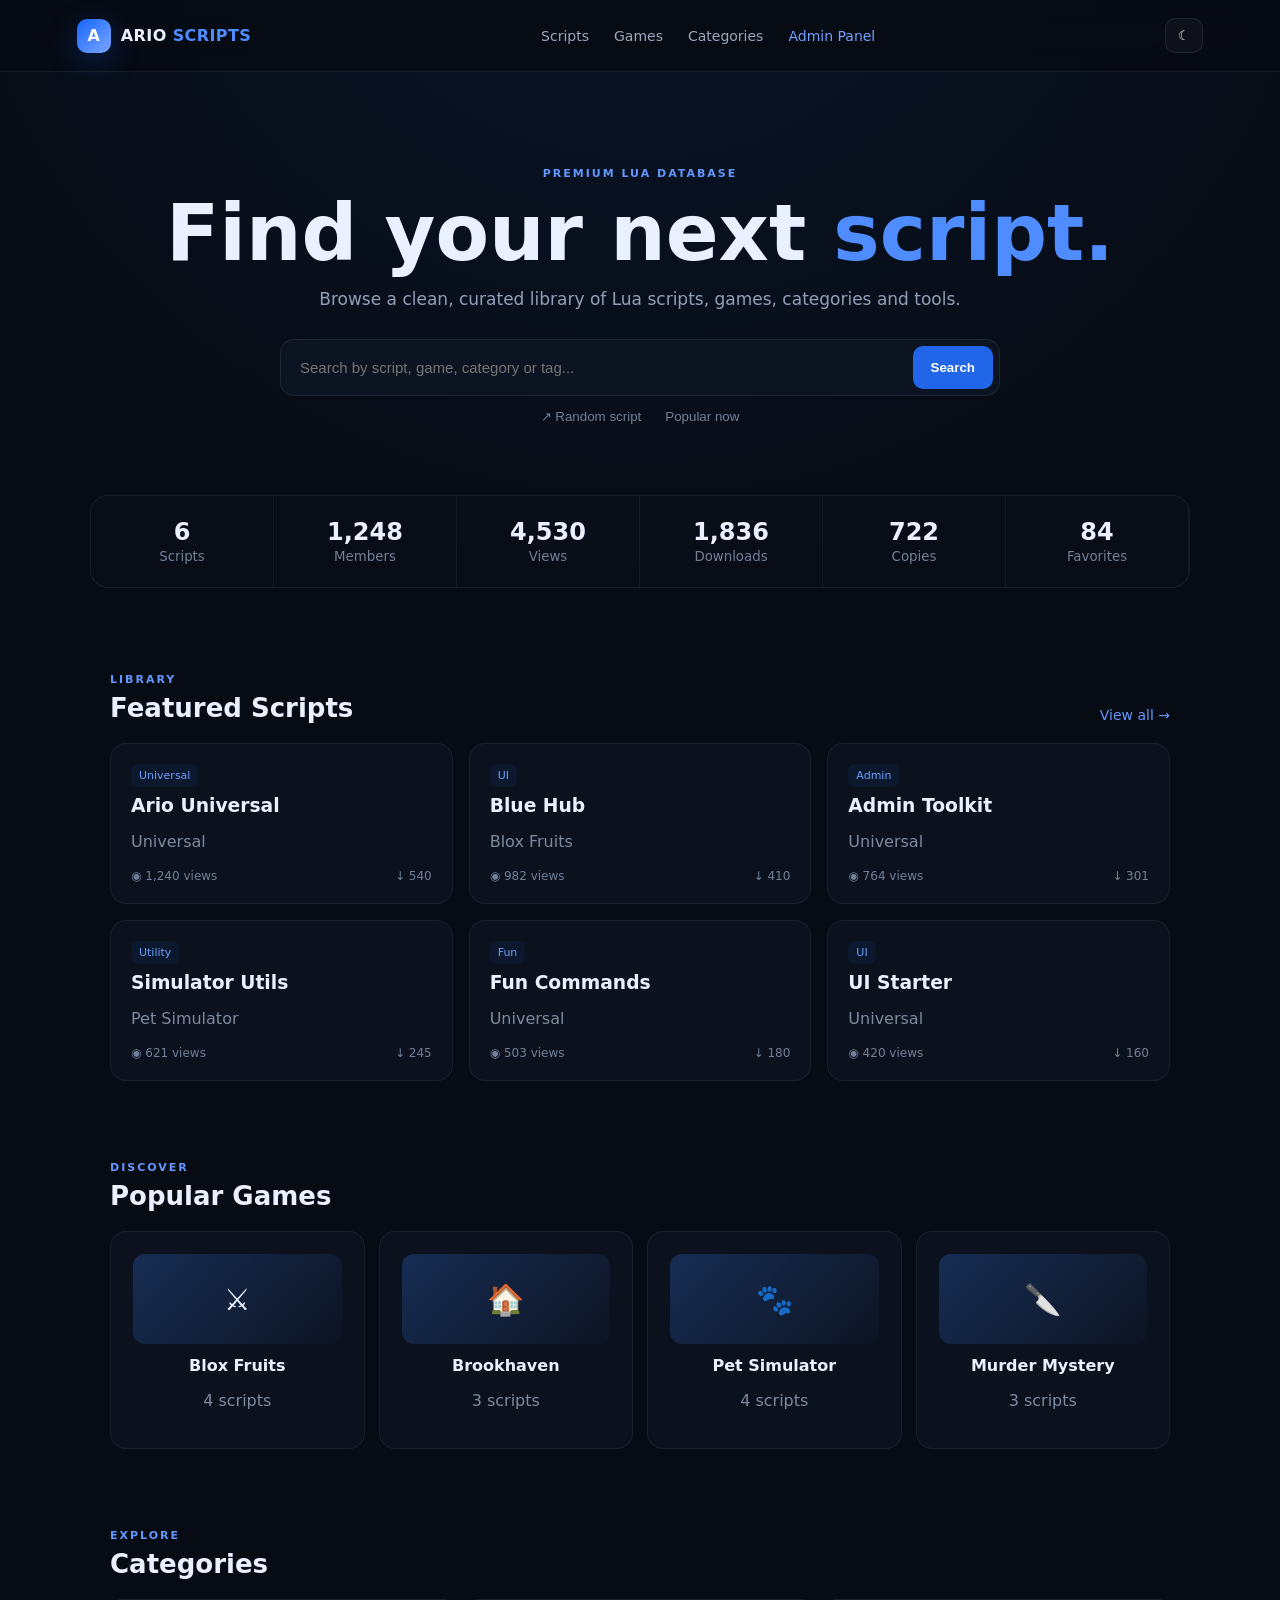
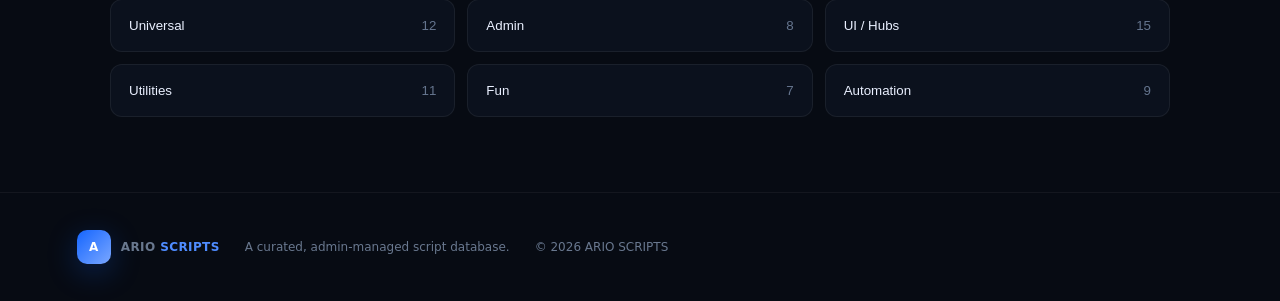
<file: index.html>
<!DOCTYPE html>
<html lang="en">
<head>
  <meta charset="UTF-8">
  <meta name="viewport" content="width=device-width,initial-scale=1.0">
  <title>ARIO SCRIPTS</title>
  <link rel="stylesheet" href="style.css">
</head>
<body>
<div class="app">
  <header class="topbar">
    <a class="brand" href="index.html"><span class="logo">A</span><span>ARIO <b>SCRIPTS</b></span></a>
    <nav>
      <a href="#scripts">Scripts</a><a href="#games">Games</a><a href="#categories">Categories</a>
      <a href="admin.html" class="admin-link">Admin Panel</a>
    </nav>
    <button id="themeBtn" class="icon-btn" title="Toggle theme">☾</button>
  </header>

  <main>
    <section class="hero">
      <div class="eyebrow">PREMIUM LUA DATABASE</div>
      <h1>Find your next <span>script.</span></h1>
      <p>Browse a clean, curated library of Lua scripts, games, categories and tools.</p>
      <div class="search">
        <input id="searchInput" placeholder="Search by script, game, category or tag...">
        <button onclick="doSearch()">Search</button>
      </div>
      <div class="quick"><button onclick="randomScript()">↗ Random script</button><button onclick="sortPopular()">Popular now</button></div>
    </section>

    <section class="stats" id="stats">
      <div><strong id="scriptCount">0</strong><small>Scripts</small></div>
      <div><strong id="memberCount">1,248</strong><small>Members</small></div>
      <div><strong id="viewCount">0</strong><small>Views</small></div>
      <div><strong id="downloadCount">0</strong><small>Downloads</small></div>
      <div><strong id="copyCount">0</strong><small>Copies</small></div>
      <div><strong id="favCount">0</strong><small>Favorites</small></div>
    </section>

    <section id="scripts" class="section">
      <div class="section-head"><div><span class="label">LIBRARY</span><h2>Featured Scripts</h2></div><a href="#scripts">View all →</a></div>
      <div id="scriptGrid" class="grid"></div>
    </section>

    <section id="games" class="section">
      <div class="section-head"><div><span class="label">DISCOVER</span><h2>Popular Games</h2></div></div>
      <div id="gameGrid" class="game-grid"></div>
    </section>

    <section id="categories" class="section">
      <div class="section-head"><div><span class="label">EXPLORE</span><h2>Categories</h2></div></div>
      <div class="category-grid">
        <button onclick="filterCategory('Universal')">Universal <span>12</span></button>
        <button onclick="filterCategory('Admin')">Admin <span>8</span></button>
        <button onclick="filterCategory('UI')">UI / Hubs <span>15</span></button>
        <button onclick="filterCategory('Utility')">Utilities <span>11</span></button>
        <button onclick="filterCategory('Fun')">Fun <span>7</span></button>
        <button onclick="filterCategory('Automation')">Automation <span>9</span></button>
      </div>
    </section>
  </main>

  <footer><div class="brand"><span class="logo">A</span><span>ARIO <b>SCRIPTS</b></span></div><p>A curated, admin-managed script database.</p><span>© 2026 ARIO SCRIPTS</span></footer>
</div>
<script src="app.js"></script>
</body>
</html>
</file>
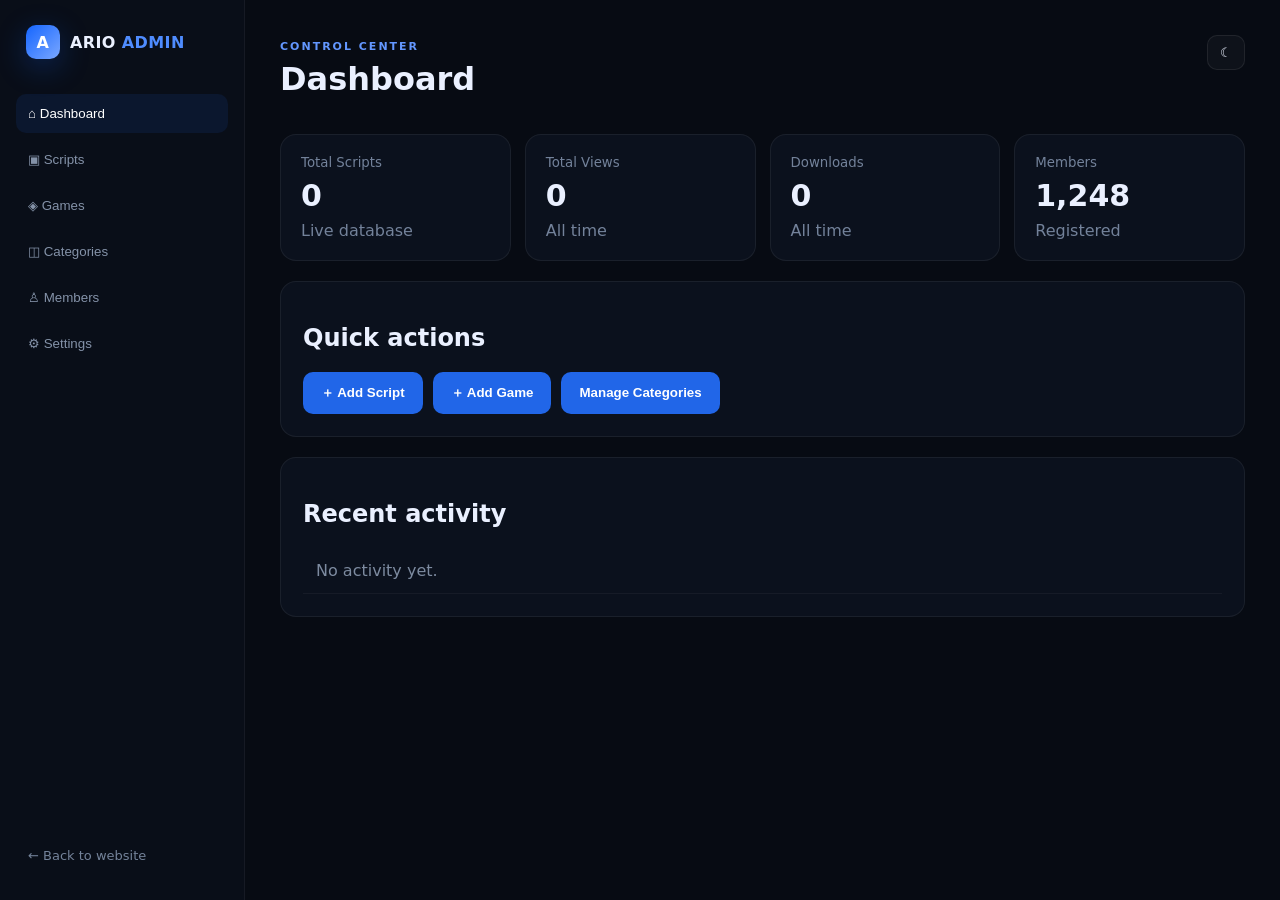
<file: admin.html>
<!DOCTYPE html>
<html lang="en">
<head>
<meta charset="UTF-8"><meta name="viewport" content="width=device-width,initial-scale=1.0">
<title>ARIO — Admin Panel</title><link rel="stylesheet" href="style.css">
</head>
<body>
<div class="admin-layout">
  <aside class="sidebar">
    <a class="brand" href="index.html"><span class="logo">A</span><span>ARIO <b>ADMIN</b></span></a>
    <button class="side active" data-page="dashboard">⌂ Dashboard</button>
    <button class="side" data-page="scripts">▣ Scripts</button>
    <button class="side" data-page="games">◈ Games</button>
    <button class="side" data-page="categories">◫ Categories</button>
    <button class="side" data-page="members">♙ Members</button>
    <button class="side" data-page="settings">⚙ Settings</button>
    <a class="back" href="index.html">← Back to website</a>
  </aside>
  <main class="admin-main">
    <div class="admin-top"><div><span class="label">CONTROL CENTER</span><h1 id="pageTitle">Dashboard</h1></div><button id="themeBtn" class="icon-btn">☾</button></div>

    <div id="dashboard" class="page active-page">
      <div class="admin-stats">
        <div class="panel-stat"><small>Total Scripts</small><strong id="aScripts">0</strong><span>Live database</span></div>
        <div class="panel-stat"><small>Total Views</small><strong id="aViews">0</strong><span>All time</span></div>
        <div class="panel-stat"><small>Downloads</small><strong id="aDownloads">0</strong><span>All time</span></div>
        <div class="panel-stat"><small>Members</small><strong>1,248</strong><span>Registered</span></div>
      </div>
      <div class="panel"><div class="panel-title"><h2>Quick actions</h2></div>
        <div class="actions"><button onclick="showPage('scripts');openModal()">＋ Add Script</button><button onclick="showPage('games');openGameModal()">＋ Add Game</button><button onclick="showPage('categories')">Manage Categories</button></div>
      </div>
      <div class="panel"><div class="panel-title"><h2>Recent activity</h2></div><div id="activity" class="activity"></div></div>
    </div>

    <div id="scripts" class="page"><div class="toolbar"><button onclick="openModal()">＋ Add Script</button><input id="adminSearch" placeholder="Search scripts..." oninput="renderAdminScripts()"></div><div class="panel"><div id="adminScripts"></div></div></div>
    <div id="games" class="page"><div class="toolbar"><button onclick="openGameModal()">＋ Add Game</button></div><div class="panel"><div id="adminGames"></div></div></div>
    <div id="categories" class="page"><div class="panel"><h2>Categories</h2><div id="adminCategories" class="category-grid"></div></div></div>
    <div id="members" class="page"><div class="panel"><h2>Members</h2><p class="muted">Demo member management. This static site stores data in your browser.</p><div class="member-row"><b>Ario</b><span>Owner</span><button>Active</button></div><div class="member-row"><b>DemoUser</b><span>Member</span><button>Active</button></div></div></div>
    <div id="settings" class="page"><div class="panel settings"><h2>Site settings</h2><label>Site name<input id="siteName" value="ARIO SCRIPTS"></label><label>Accent text<input id="accentText" value="Premium Lua Script Database"></label><button onclick="saveSettings()">Save settings</button></div></div>
  </main>
</div>

<div id="modal" class="modal"><div class="modal-box"><button class="close" onclick="closeModal()">×</button><h2>Add Script</h2>
<label>Name<input id="sName" placeholder="Example Hub"></label><label>Game<input id="sGame" placeholder="Example Game"></label>
<label>Category<input id="sCat" placeholder="Universal"></label><label>Tags<input id="sTags" placeholder="ui, utility"></label>
<label>Loadstring / Code<textarea id="sCode" placeholder="Paste your Lua code here"></textarea></label>
<button onclick="addScript()">Publish Script</button></div></div>

<div id="gameModal" class="modal"><div class="modal-box"><button class="close" onclick="closeGameModal()">×</button><h2>Add Game</h2><label>Name<input id="gName" placeholder="Game name"></label><label>Image URL<input id="gImg" placeholder="Optional image URL"></label><button onclick="addGame()">Add Game</button></div></div>
<script src="admin.js"></script>
</body></html>
</file>
<file: style.css>
*{box-sizing:border-box}html{scroll-behavior:smooth}body{margin:0;font-family:Inter,ui-sans-serif,system-ui,-apple-system,Segoe UI,sans-serif;background:#070b13;color:#eaf0ff}body.light{background:#f5f7fb;color:#111827}.app{min-height:100vh;background:radial-gradient(circle at 50% -10%,#12356b44,transparent 38%)}a{text-decoration:none;color:inherit}.topbar{height:72px;border-bottom:1px solid #ffffff12;display:flex;align-items:center;justify-content:space-between;padding:0 6%;backdrop-filter:blur(15px);position:sticky;top:0;z-index:5;background:#070b13dd}.brand{display:flex;align-items:center;gap:10px;font-weight:800;letter-spacing:.4px}.brand b{color:#4f8cff}.logo{width:34px;height:34px;border-radius:10px;display:grid;place-items:center;background:linear-gradient(135deg,#1465ff,#7aa7ff);box-shadow:0 8px 30px #1465ff44;color:white}nav{display:flex;gap:25px;color:#9ba8bd;font-size:14px}nav a:hover{color:#fff}.admin-link{color:#72a1ff}.icon-btn,.side{border:1px solid #ffffff14;background:#ffffff08;color:inherit;border-radius:10px;padding:9px 12px;cursor:pointer}.hero{text-align:center;padding:95px 20px 55px}.eyebrow,.label{font-size:11px;letter-spacing:2px;color:#6397ff;font-weight:800}.hero h1{font-size:clamp(42px,7vw,78px);line-height:1;margin:14px 0}.hero h1 span{color:#4e8cff}.hero p{color:#91a0b8;font-size:17px}.search{display:flex;max-width:720px;margin:30px auto 12px;background:#0c1321;border:1px solid #ffffff14;padding:6px;border-radius:14px}.search input,.toolbar input{flex:1;background:transparent;border:0;outline:0;color:inherit;padding:13px;font-size:15px}.search button,.toolbar button,.modal-box>button:last-child,.actions button{border:0;border-radius:10px;padding:12px 18px;background:#2166e8;color:#fff;font-weight:700;cursor:pointer}.quick{display:flex;justify-content:center;gap:12px}.quick button{background:none;border:0;color:#728198;cursor:pointer}.stats{max-width:1100px;margin:15px auto 80px;display:grid;grid-template-columns:repeat(6,1fr);border:1px solid #ffffff10;border-radius:18px;overflow:hidden;background:#0a101b99}.stats div{padding:22px;text-align:center;border-right:1px solid #ffffff0d}.stats strong{display:block;font-size:24px}.stats small{color:#728198}.section{max-width:1100px;margin:0 auto 75px;padding:0 20px}.section-head{display:flex;align-items:end;justify-content:space-between;margin-bottom:20px}.section-head h2{margin:6px 0 0;font-size:26px}.section-head>a{color:#6698ff;font-size:14px}.grid{display:grid;grid-template-columns:repeat(3,1fr);gap:16px}.card,.game,.panel,.panel-stat{background:#0b111d;border:1px solid #ffffff10;border-radius:16px}.card{padding:20px;transition:.2s}.card:hover{transform:translateY(-3px);border-color:#2e6fe866}.card h3{margin:8px 0}.muted{color:#7d8ba0}.pill{display:inline-block;padding:5px 8px;border-radius:7px;background:#1554b51c;color:#6ea0ff;font-size:11px}.card .meta{display:flex;justify-content:space-between;margin-top:18px;color:#718098;font-size:12px}.game-grid{display:grid;grid-template-columns:repeat(4,1fr);gap:14px}.game{padding:22px;text-align:center}.game-icon{height:90px;border-radius:12px;background:linear-gradient(135deg,#172d54,#0d1422);display:grid;place-items:center;font-size:30px;margin-bottom:12px}.category-grid{display:grid;grid-template-columns:repeat(3,1fr);gap:12px}.category-grid button{background:#0b111d;border:1px solid #ffffff10;color:inherit;padding:18px;border-radius:12px;text-align:left;cursor:pointer;display:flex;justify-content:space-between}.category-grid span{color:#65758e}footer{border-top:1px solid #ffffff0d;padding:35px 6%;display:flex;gap:25px;align-items:center;color:#69788f;font-size:12px}.admin-layout{display:flex;min-height:100vh}.sidebar{width:245px;border-right:1px solid #ffffff0d;padding:25px 16px;display:flex;flex-direction:column;gap:7px;background:#090e18}.sidebar .brand{margin:0 10px 28px}.side{text-align:left;background:transparent;color:#8492a8;border:0;padding:12px}.side.active,.side:hover{background:#2166e81a;color:#fff}.back{margin-top:auto;padding:12px;color:#74839a;font-size:13px}.admin-main{flex:1;padding:35px;max-width:1300px}.admin-top{display:flex;justify-content:space-between;align-items:start;margin-bottom:30px}.admin-top h1{margin:6px 0}.page{display:none}.active-page{display:block}.admin-stats{display:grid;grid-template-columns:repeat(4,1fr);gap:14px;margin-bottom:20px}.panel-stat{padding:20px}.panel-stat small,.panel-stat span{display:block;color:#73829a}.panel-stat strong{font-size:30px;display:block;margin:8px 0}.panel{padding:22px;margin-bottom:20px}.panel-title{display:flex;justify-content:space-between}.actions{display:flex;gap:10px;flex-wrap:wrap}.toolbar{display:flex;gap:10px;margin-bottom:15px}.toolbar input{background:#0b111d;border:1px solid #ffffff10;border-radius:10px}.activity,.member-row{display:flex;flex-direction:column;gap:10px}.activity div,.member-row{padding:13px;border-bottom:1px solid #ffffff0b}.member-row{display:grid;grid-template-columns:1fr 1fr auto}.member-row button{background:#173b25;color:#72d49a;border:0;border-radius:7px}.admin-table{width:100%;border-collapse:collapse}.admin-table td,.admin-table th{text-align:left;padding:13px;border-bottom:1px solid #ffffff0d}.danger{background:#401b22;color:#ff8291;border:0;padding:8px;border-radius:8px;cursor:pointer}.modal{display:none;position:fixed;inset:0;background:#0009;z-index:20;align-items:center;justify-content:center;padding:20px}.modal.show{display:flex}.modal-box{width:min(600px,100%);max-height:90vh;overflow:auto;background:#0b111d;border:1px solid #ffffff15;border-radius:18px;padding:25px;position:relative}.close{position:absolute;right:15px;top:10px;background:none;border:0;color:#fff;font-size:28px}.modal-box label,.settings label{display:block;color:#8d9bb0;font-size:13px;margin:15px 0}.modal-box input,.modal-box textarea,.settings input{display:block;width:100%;margin-top:7px;background:#070c15;border:1px solid #ffffff12;border-radius:9px;padding:12px;color:#fff;outline:0}.modal-box textarea{height:150px;resize:vertical}.modal-box>button:last-child{width:100%;margin-top:8px}.settings button{background:#2166e8;color:#fff;border:0;border-radius:9px;padding:12px 18px;cursor:pointer}@media(max-width:800px){nav{display:none}.stats{grid-template-columns:repeat(2,1fr);margin-left:15px;margin-right:15px}.grid,.game-grid,.category-grid,.admin-stats{grid-template-columns:1fr}.sidebar{width:65px;padding:15px 8px}.sidebar .brand span:not(.logo),.side,.back{font-size:0}.side{text-align:center}.admin-main{padding:20px}.topbar{padding:0 20px}footer{flex-wrap:wrap}}
</file>
